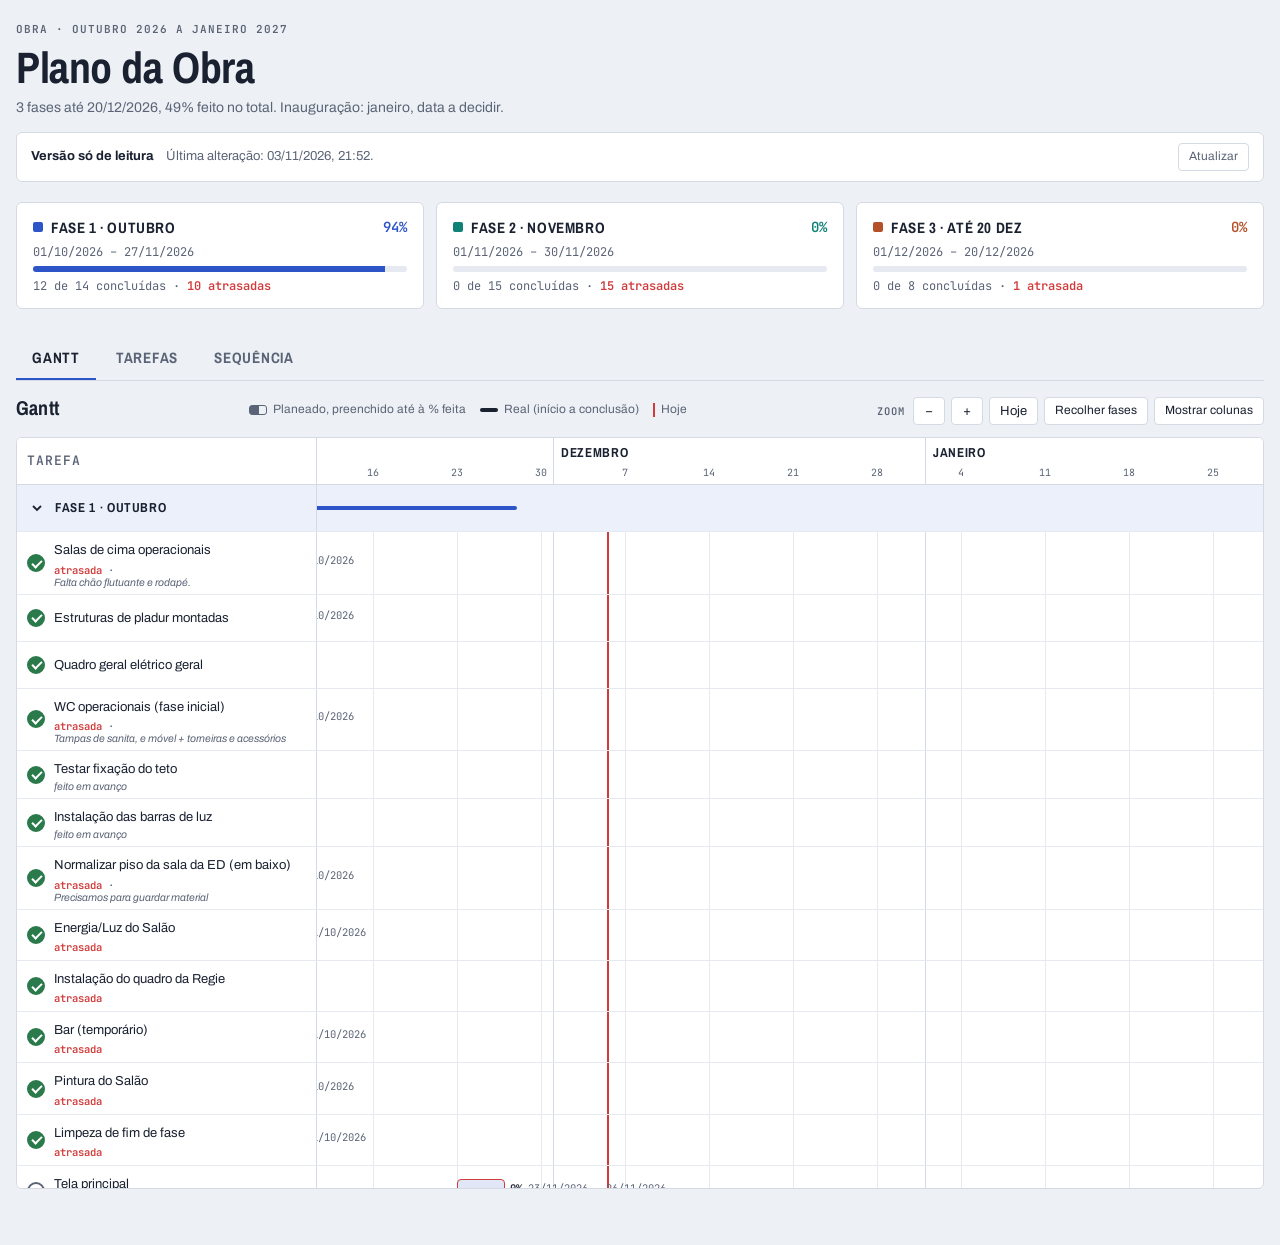
<file: index.html>
<!doctype html>
<html lang="pt">
<head>
<meta charset="utf-8">
<meta name="viewport" content="width=device-width,initial-scale=1,viewport-fit=cover">
<title>Plano da Obra</title>
<link rel="stylesheet" href="https://fonts.googleapis.com/css2?family=Archivo:wght@400;500;600;700&family=Archivo+Narrow:wght@500;600;700&family=JetBrains+Mono:wght@400;500;600&display=swap">
<script>document.write('<link rel="stylesheet" href="style.css?t='+Date.now()+'">')</script>
<style>
:root{padding-top:env(safe-area-inset-top,0px);padding-bottom:env(safe-area-inset-bottom,0px)}body{margin:0}
/* Página pública: só leitura */
.btn.add,.btn.del,.g-add,.hint{display:none!important}
.st{pointer-events:none}
.in::placeholder{color:transparent}
.cal,.dpick,.btn.dup{display:none!important}
.dfield .dtxt{padding-right:4px}
textarea.in.notes:disabled{resize:none}
.in:disabled,.gd:disabled{opacity:1;color:var(--ink);-webkit-text-fill-color:var(--ink);cursor:default;border-color:transparent}
.gd::-webkit-calendar-picker-indicator,.in::-webkit-calendar-picker-indicator{display:none}
.ro{display:flex;flex-wrap:wrap;gap:4px 12px;align-items:baseline;margin-top:14px;padding:10px 14px;border:1px solid var(--line);border-radius:6px;background:var(--surface);font-size:13px;color:var(--muted)}
.ro b{color:var(--ink)}
.ro .rf{margin-left:auto;padding:4px 10px;font-size:12px}
.msg{max-width:1320px;margin:40px auto;color:var(--muted)}
</style>
</head>
<body>
<div id="app"><p class="msg">A carregar o plano…</p></div>
<script>
(function(){
  var app=document.getElementById('app');
  function when(iso){try{return new Date(iso).toLocaleString('pt-PT',{timeZone:'Europe/Lisbon',day:'2-digit',month:'2-digit',year:'numeric',hour:'2-digit',minute:'2-digit'})}catch(e){return ''}}
  function lock(){
    app.querySelectorAll('input,select,textarea,button:not(.rf):not(.tab):not(.zm):not(.cols):not(.coll):not(.collall)').forEach(function(e){e.disabled=true;e.tabIndex=-1});
    var lede=app.querySelector('header .lede');
    if(lede&&!app.querySelector('.ro')){var d=document.createElement('div');d.className='ro';
      var u=window.PLANO.data.updatedAt;
      d.innerHTML='<b>Versão só de leitura</b><span>'+(u?'Última alteração: '+when(u)+'.':'')+'</span><button class="btn rf" type="button">Atualizar</button>';lede.after(d);
      d.querySelector('.rf').onclick=refresh}
  }
  function refresh(){var b=app.querySelector('.rf');if(b)b.textContent='A atualizar…';
    direct().catch(pages).then(function(d){window.PLANO.data=d;window.PLANO.rerender(d)},function(){if(b)b.textContent='Tente outra vez'})}
  window.PLANO={readOnly:true,message:'Só leitura'};
  // Lê os dados diretamente do repositório (atualizado no momento em que o admin grava).
  // Se falhar (ex.: limite de pedidos do GitHub), usa a cópia publicada pelo GitHub Pages.
  function direct(){return fetch('https://api.github.com/repos/cclx-pt/plano-obramoitabarreiro/contents/data.json?ref=main&t='+Date.now(),
      {cache:'no-store',headers:{'Accept':'application/vnd.github.raw+json'}})
    .then(function(r){if(!r.ok)throw new Error(r.status);return r.json()})}
  function pages(){return fetch('data.json?t='+Date.now(),{cache:'no-store'})
    .then(function(r){if(!r.ok)throw new Error(r.status);return r.json()})}
  direct().catch(pages)
    .then(function(d){
      window.PLANO.data=d;
      var s=document.createElement('script');s.src='app.js?t='+Date.now();
      s.onload=function(){lock();new MutationObserver(lock).observe(app,{childList:true})};
      document.body.appendChild(s);
    })
    .catch(function(){app.innerHTML='<p class="msg">Não foi possível carregar o plano. Recarregue a página dentro de alguns segundos.</p>'});
})();
</script>
</body>
</html>
</file>
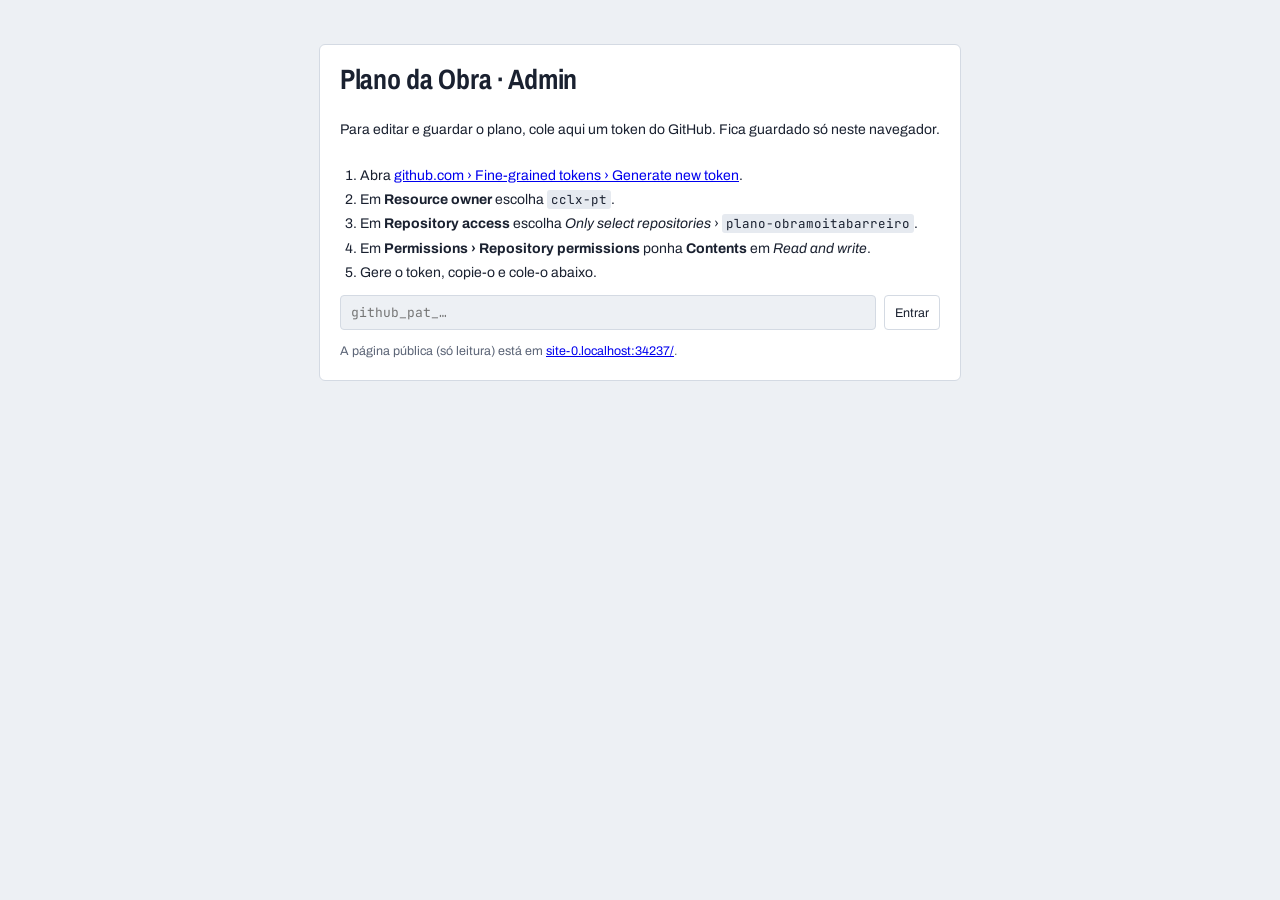
<file: admin.html>
<!doctype html>
<html lang="pt">
<head>
<meta charset="utf-8">
<meta name="viewport" content="width=device-width,initial-scale=1,viewport-fit=cover">
<meta name="robots" content="noindex">
<title>Plano da Obra · Admin</title>
<link rel="stylesheet" href="https://fonts.googleapis.com/css2?family=Archivo:wght@400;500;600;700&family=Archivo+Narrow:wght@500;600;700&family=JetBrains+Mono:wght@400;500;600&display=swap">
<script>document.write('<link rel="stylesheet" href="style.css?t='+Date.now()+'">')</script>
<style>
:root{padding-top:env(safe-area-inset-top,0px);padding-bottom:env(safe-area-inset-bottom,0px)}body{margin:0}
.adminbar{max-width:1320px;margin:0 auto 20px;display:flex;flex-wrap:wrap;align-items:center;gap:8px 14px;padding:10px 14px;border:1px solid var(--line);border-radius:6px;background:var(--surface);font-size:13px}
.adminbar b{font:700 12px var(--f-mono);letter-spacing:.08em;text-transform:uppercase;color:var(--p1)}
.adminbar .sp{flex:1}
.adminbar a{color:var(--p1)}
.setup{max-width:640px;margin:20px auto;background:var(--surface);border:1px solid var(--line);border-radius:6px;padding:20px;display:grid;gap:12px}
.setup h1{font-size:28px;margin:0}
.setup ol{margin:0;padding-left:20px;display:grid;gap:4px;color:var(--ink)}
.setup code{font:12.5px var(--f-mono);background:var(--soft);padding:1px 4px;border-radius:3px}
.setup .row{display:flex;gap:8px;flex-wrap:wrap}
.setup input{flex:1 1 260px;min-width:0;border:1px solid var(--line);border-radius:4px;padding:8px 10px;background:var(--bg);font:13px var(--f-mono)}
.err{color:var(--today);font-weight:600;margin:0}
.msg{max-width:1320px;margin:40px auto;color:var(--muted)}
</style>
</head>
<body>
<div id="bar"></div>
<div id="app"><p class="msg">A carregar…</p></div>
<script>
(function(){
  var REPO='cclx-pt/plano-obramoitabarreiro',FILE='data.json',BRANCH='main';
  var API='https://api.github.com/repos/'+REPO+'/contents/'+FILE;
  var KEY='plano-obra-token';
  var app=document.getElementById('app'),bar=document.getElementById('bar');
  var sha=null,queue=Promise.resolve(),loaded=false;
  function getTok(){try{return localStorage.getItem(KEY)||''}catch(e){return ''}}
  function setTok(t){try{t?localStorage.setItem(KEY,t):localStorage.removeItem(KEY)}catch(e){}}
  function esc(s){return String(s).replace(/[&<>"]/g,function(c){return {'&':'&amp;','<':'&lt;','>':'&gt;','"':'&quot;'}[c]})}
  function b64enc(str){return btoa(unescape(encodeURIComponent(str)))}
  function b64dec(b){return decodeURIComponent(escape(atob(b.replace(/\n/g,''))))}
  function gh(method,body){
    return fetch(API+(method==='GET'?'?ref='+BRANCH+'&t='+Date.now():''),{method:method,cache:'no-store',
      headers:{'Authorization':'Bearer '+getTok(),'Accept':'application/vnd.github+json','X-GitHub-Api-Version':'2022-11-28'},
      body:body?JSON.stringify(body):undefined});
  }
  function why(r){
    if(r.status===401)return 'O token não é válido ou expirou. Crie um novo e cole-o abaixo.';
    if(r.status===403||r.status===404)return 'O token não tem acesso ao repositório '+REPO+' (precisa de “Contents: Read and write”).';
    return 'O GitHub respondeu com erro '+r.status+'. Tente outra vez.';
  }
  function setup(err){
    bar.innerHTML='';
    app.innerHTML='<div class="setup"><h1>Plano da Obra · Admin</h1>'+
      (err?'<p class="err">'+esc(err)+'</p>':'')+
      '<p>Para editar e guardar o plano, cole aqui um token do GitHub. Fica guardado só neste navegador.</p>'+
      '<ol><li>Abra <a href="https://github.com/settings/personal-access-tokens/new" target="_blank" rel="noopener">github.com › Fine-grained tokens › Generate new token</a>.</li>'+
      '<li>Em <b>Resource owner</b> escolha <code>cclx-pt</code>.</li>'+
      '<li>Em <b>Repository access</b> escolha <i>Only select repositories</i> › <code>plano-obramoitabarreiro</code>.</li>'+
      '<li>Em <b>Permissions › Repository permissions</b> ponha <b>Contents</b> em <i>Read and write</i>.</li>'+
      '<li>Gere o token, copie-o e cole-o abaixo.</li></ol>'+
      '<div class="row"><input id="tok" type="password" autocomplete="off" placeholder="github_pat_…" aria-label="Token do GitHub"><button class="btn" id="tokSave">Entrar</button></div>'+
      '<p class="hint">A página pública (só leitura) está em <a href="./">'+location.host+location.pathname.replace(/admin\.html$/,'')+'</a>.</p></div>';
    document.getElementById('tokSave').onclick=function(){var v=document.getElementById('tok').value.trim();if(!v)return;setTok(v);load()};
    document.getElementById('tok').onkeydown=function(e){if(e.key==='Enter')document.getElementById('tokSave').click()};
  }
  function drawBar(){
    var t=getTok();
    bar.innerHTML='<div class="adminbar"><b>Modo admin</b><span>As alterações são gravadas no GitHub e aparecem na página pública cerca de 1 minuto depois.</span><span class="sp"></span>'+
      '<button class="btn" id="sync">Sincronizar agora</button><span id="syncmsg" class="save"></span><a href="./" target="_blank" rel="noopener">Ver página pública</a><button class="btn" id="logout">Sair (token …'+esc(t.slice(-4))+')</button></div>';
    document.getElementById('logout').onclick=function(){setTok('');location.reload()};
    document.getElementById('sync').onclick=syncNow;
  }
  function fetchData(){
    return gh('GET').then(function(r){if(!r.ok)throw {setup:why(r)};return r.json()})
      .then(function(j){sha=j.sha;return JSON.parse(b64dec(j.content))});
  }
  function save(S){
    var job=queue.then(function(){
      S.updatedAt=new Date().toISOString().replace(/\.\d+Z$/,'Z');
      return gh('PUT',{message:'Atualização do plano (admin)',content:b64enc(JSON.stringify(S,null,1)+'\n'),sha:sha,branch:BRANCH});
    }).then(function(r){
      if(r.ok)return r.json().then(function(j){sha=j.content.sha;return 'Guardado no GitHub'});
      if(r.status===409||r.status===422)return fetchData().then(function(d){window.PLANO.rerender(d);
        throw new Error('Outra alteração foi gravada entretanto. O plano foi recarregado; repita a sua última alteração.')});
      throw new Error(why(r));
    });
    queue=job.catch(function(){});
    return job;
  }
  // Grava já o que estiver pendente e recarrega a versão mais recente do GitHub.
  function syncNow(){
    var b=document.getElementById('sync'),m=document.getElementById('syncmsg');
    if(!window.PLANO||!window.PLANO.flush)return;
    b.disabled=true;m.textContent='A sincronizar…';
    window.PLANO.flush()
      .then(function(){return queue})
      .then(fetchData)
      .then(function(d){window.PLANO.rerender(d);window.PLANO.status('Sincronizado com o GitHub');
        m.textContent='Sincronizado às '+new Date().toLocaleTimeString('pt-PT',{hour:'2-digit',minute:'2-digit'})})
      .catch(function(e){m.textContent=e&&e.message?e.message:(e&&e.setup?e.setup:'Não foi possível sincronizar. Tente outra vez.')})
      .then(function(){b.disabled=false});
  }
  window.addEventListener('beforeunload',function(e){if(window.PLANO&&window.PLANO.pending&&window.PLANO.pending()){e.preventDefault();e.returnValue=''}});
  function load(){
    if(!getTok()){setup();return}
    app.innerHTML='<p class="msg">A carregar do GitHub…</p>';
    fetchData().then(function(d){
      drawBar();
      if(loaded){window.PLANO.rerender(d);return}
      window.PLANO={readOnly:false,message:'As alterações são gravadas no GitHub automaticamente.',data:d,save:save};
      var s=document.createElement('script');s.src='app.js?t='+Date.now();document.body.appendChild(s);loaded=true;
    },function(e){setup(e&&e.setup?e.setup:'Não foi possível ligar ao GitHub. Verifique a ligação e tente outra vez.')});
  }
  load();
})();
</script>
</body>
</html>
</file>
<file: style.css>
/* Layout: summary band of three phases, then one wide Gantt (sticky task column, scrolling timeline), then sequence checks, then the editable plan table. */
:root{
  --bg:#EDF0F4;--surface:#FFFFFF;--ink:#1A2130;--muted:#5B6476;--line:#D4DAE3;--soft:#E6EAF0;
  --p1:#2D55C8;--p2:#0E8277;--p3:#B4512A;--ok:#2B7A4B;--warn:#A0650F;--today:#D23B3B;
  --f-display:"Archivo Narrow","Arial Narrow",system-ui,sans-serif;
  --f-body:"Archivo",system-ui,-apple-system,"Segoe UI",sans-serif;
  --f-mono:"JetBrains Mono",ui-monospace,Menlo,Consolas,monospace;
  --lw:250px;
}
@media (prefers-color-scheme: dark){:root:not([data-theme="light"]){
  --bg:#11141A;--surface:#191E27;--ink:#E6E9EF;--muted:#98A1B1;--line:#2C3340;--soft:#222935;
  --p1:#7193F2;--p2:#3CB6A7;--p3:#E38D62;--ok:#5DC28B;--warn:#E3B04B;--today:#FF6B6B;color-scheme:dark}}
:root[data-theme="dark"]{
  --bg:#11141A;--surface:#191E27;--ink:#E6E9EF;--muted:#98A1B1;--line:#2C3340;--soft:#222935;
  --p1:#7193F2;--p2:#3CB6A7;--p3:#E38D62;--ok:#5DC28B;--warn:#E3B04B;--today:#FF6B6B;color-scheme:dark}
@media (max-width:640px){:root{--lw:150px}}
body{background:var(--bg);color:var(--ink);font-family:var(--f-body);font-size:14px;line-height:1.45;
  padding-left:max(16px,env(safe-area-inset-left,0px));padding-right:max(16px,env(safe-area-inset-right,0px));padding-block:24px 56px}
#app{max-width:1320px;margin:0 auto;display:flex;flex-direction:column;gap:28px}
button,input,select{font:inherit;color:inherit}
:focus-visible{outline:2px solid var(--p1);outline-offset:2px}
.eyebrow{font:600 11px/1 var(--f-mono);letter-spacing:.09em;text-transform:uppercase;color:var(--muted)}
h1{font:700 clamp(30px,5vw,44px)/1.02 var(--f-display);margin:10px 0 8px;letter-spacing:-.01em;text-wrap:balance}
h2{font:700 20px/1.1 var(--f-display);margin:0;letter-spacing:.01em;text-wrap:balance}
.lede{margin:0;color:var(--muted);max-width:62ch}
.phases{display:grid;grid-template-columns:repeat(auto-fit,minmax(220px,1fr));gap:12px;margin-top:20px}
.ph{background:var(--surface);border:1px solid var(--line);border-radius:6px;padding:14px 16px;display:grid;gap:6px;min-width:0}
.ph-name{display:flex;align-items:center;gap:8px;font:700 15px var(--f-display);text-transform:uppercase;letter-spacing:.04em}
.ph-name i{width:10px;height:10px;background:var(--pc);border-radius:2px;flex:none}
.ph-dates,.ph-count{font:12px var(--f-mono);color:var(--muted);font-variant-numeric:tabular-nums}
.ph-bar{height:6px;background:var(--soft);border-radius:3px;overflow:hidden}
.ph-bar span{display:block;height:100%;background:var(--pc)}
.save{font:12px var(--f-mono);color:var(--muted)}
.sec{display:flex;flex-direction:column;gap:12px}
.sec-head{display:flex;flex-wrap:wrap;align-items:baseline;justify-content:space-between;gap:8px 16px}
.legend{display:flex;flex-wrap:wrap;gap:6px 14px;font-size:12px;color:var(--muted)}
.legend span{display:inline-flex;align-items:center;gap:6px}
.lg{width:18px;height:10px;border-radius:3px;border:1.5px solid var(--muted);box-sizing:border-box}
.lg.l-curso{background:repeating-linear-gradient(135deg,var(--muted) 0 3px,transparent 3px 6px)}
.lg.l-feito{background:var(--muted)}
.lg.l-hoje{width:2px;height:14px;border:0;background:var(--today);border-radius:0}
.hint{font-size:12.5px;color:var(--muted);margin:0}
/* Gantt */
.gantt{background:var(--surface);border:1px solid var(--line);border-radius:6px;overflow-x:auto}
.gi{position:relative}
.g-head,.g-row{display:flex}
.g-left{position:sticky;left:0;z-index:3;flex:0 0 var(--lw);width:var(--lw);box-sizing:border-box;background:var(--surface);
  border-right:1px solid var(--line);display:flex;align-items:center;gap:8px;padding:6px 10px;min-width:0}
.g-head .g-left{font:600 10.5px var(--f-mono);text-transform:uppercase;letter-spacing:.09em;color:var(--muted);border-bottom:1px solid var(--line)}
.g-scale{position:relative;flex:1 0 auto;height:46px;border-bottom:1px solid var(--line)}
.m-lbl{position:absolute;top:0;height:100%;box-sizing:border-box;border-left:1px solid var(--line);padding:6px 0 0 7px;
  font:700 13px var(--f-display);text-transform:uppercase;letter-spacing:.05em}
.w-lbl{position:absolute;bottom:5px;font:10px var(--f-mono);color:var(--muted);transform:translateX(-50%);font-variant-numeric:tabular-nums}
.g-body{position:relative}
.g-overlay{position:absolute;top:0;bottom:0;left:var(--lw);pointer-events:none;z-index:0}
.wl{position:absolute;top:0;bottom:0;width:1px;background:var(--soft)}
.ml{position:absolute;top:0;bottom:0;width:1px;background:var(--line)}
.jan{position:absolute;top:0;bottom:0;background:repeating-linear-gradient(135deg,transparent 0 6px,var(--soft) 6px 7px)}
.today{position:absolute;top:0;bottom:0;width:2px;background:var(--today);z-index:4}
.today b{position:absolute;top:2px;left:5px;font:600 10px var(--f-mono);color:var(--today);text-transform:uppercase;letter-spacing:.06em;white-space:nowrap}
.g-row{position:relative;z-index:1;border-bottom:1px solid var(--soft);min-height:36px}
.g-track{position:relative;flex:1 0 auto}
.g-name{font-size:13px;line-height:1.25;min-width:0;overflow-wrap:anywhere}
.g-name small{display:block;font:10.5px var(--f-mono);color:var(--muted)}
.g-phase .g-left,.g-phase{background:color-mix(in srgb,var(--pc) 9%,var(--surface))}
.g-phase .g-left{font:700 13px var(--f-display);text-transform:uppercase;letter-spacing:.05em}
.g-span{position:absolute;top:50%;height:4px;margin-top:-2px;background:var(--pc);border-radius:2px}
.bar{position:absolute;top:50%;height:16px;margin-top:-8px;box-sizing:border-box;border-radius:4px;border:1.5px solid var(--pc);
  background:color-mix(in srgb,var(--pc) 14%,var(--surface))}
.b-em-curso{background:repeating-linear-gradient(135deg,color-mix(in srgb,var(--pc) 60%,var(--surface)) 0 4px,color-mix(in srgb,var(--pc) 18%,var(--surface)) 4px 8px)}
.b-feito{background:var(--pc)}
.bar-d{position:absolute;left:100%;top:50%;transform:translateY(-50%);margin-left:6px;font:10.5px var(--f-mono);color:var(--muted);white-space:nowrap;font-variant-numeric:tabular-nums}
.ms-band{position:absolute;top:50%;height:16px;margin-top:-8px;border:1.5px dashed var(--ink);border-radius:4px;box-sizing:border-box}
.ms-band span{position:absolute;left:8px;top:50%;transform:translateY(-50%);font:600 10.5px var(--f-mono);white-space:nowrap}
.st{flex:none;width:18px;height:18px;border-radius:50%;border:2px solid var(--muted);background:transparent;padding:0;cursor:pointer;position:relative}
.st-em-curso{border-color:var(--warn);background:linear-gradient(90deg,var(--warn) 50%,transparent 50%)}
.st-feito{border-color:var(--ok);background:var(--ok)}
.st-feito::after{content:"";position:absolute;left:5px;top:1.5px;width:4px;height:8px;border:solid var(--surface);border-width:0 2px 2px 0;transform:rotate(45deg)}
/* Sequence */
.checks{list-style:none;margin:0;padding:0;display:grid;grid-template-columns:repeat(auto-fit,minmax(300px,1fr));gap:8px}
.checks li{display:flex;gap:10px;align-items:flex-start;background:var(--surface);border:1px solid var(--line);border-radius:6px;padding:10px 12px;min-width:0}
.checks li.bad{border-color:var(--warn);background:color-mix(in srgb,var(--warn) 9%,var(--surface))}
.ck{flex:none;font:700 11px/18px var(--f-mono);width:18px;height:18px;text-align:center;border-radius:50%;color:var(--surface);background:var(--ok)}
.bad .ck{background:var(--warn)}
.checks p{margin:0;font-size:13px;min-width:0}
.checks p small{display:block;color:var(--muted);font:11px var(--f-mono);margin-top:2px}
/* Plan table */
.plan{background:var(--surface);border:1px solid var(--line);border-radius:6px;overflow-x:auto}
table{border-collapse:collapse;width:100%;min-width:680px}
th{font:600 10.5px var(--f-mono);text-transform:uppercase;letter-spacing:.09em;color:var(--muted);text-align:left;padding:10px 10px;border-bottom:1px solid var(--line)}
td{padding:5px 10px;border-bottom:1px solid var(--soft);vertical-align:middle}
tr.ph-row td{background:color-mix(in srgb,var(--pc) 9%,var(--surface));font:700 13px var(--f-display);text-transform:uppercase;letter-spacing:.05em;padding-block:9px}
tr.ph-row td i{display:inline-block;width:10px;height:10px;background:var(--pc);border-radius:2px;margin-right:8px}
.in{width:100%;box-sizing:border-box;border:1px solid transparent;background:transparent;border-radius:4px;padding:6px 8px}
.in:hover{border-color:var(--line)}
.in:focus{border-color:var(--p1);background:var(--bg);outline:none}
input[type=date].in{font:12.5px var(--f-mono);font-variant-numeric:tabular-nums;min-width:132px}
select.in{min-width:110px;cursor:pointer}
.days{font:12px var(--f-mono);color:var(--muted);text-align:right;white-space:nowrap;font-variant-numeric:tabular-nums}
.btn{border:1px solid var(--line);background:var(--surface);border-radius:4px;padding:6px 10px;cursor:pointer;font-size:12.5px}
.btn:hover{border-color:var(--muted)}
.btn.add{color:var(--pc);border-style:dashed;border-color:color-mix(in srgb,var(--pc) 50%,var(--line))}
.btn.del{color:var(--muted);padding:4px 8px}
.btn.del.arm{color:var(--surface);background:var(--today);border-color:var(--today)}

/* v2: % feita e datas reais */
.g-row{min-height:42px}
.bar{margin-top:-11px}
.bar .fill{position:absolute;left:0;top:0;bottom:0;background:var(--pc);border-radius:2px 0 0 2px}
.b-late{border-color:var(--today)}
.bar-d b{color:var(--ink);font-weight:600}
.real{position:absolute;top:50%;margin-top:8px;height:4px;background:var(--ink);border-radius:2px}
.real.open{background:repeating-linear-gradient(90deg,var(--ink) 0 6px,transparent 6px 9px)}
.late-t{color:var(--today);font-weight:600}
.ph-pct{margin-left:auto;font:600 14px var(--f-mono);color:var(--pc);letter-spacing:0}
.lg.l-plan{border-color:var(--muted);background:linear-gradient(90deg,var(--muted) 55%,transparent 55%)}
.lg.l-real{height:4px;border:0;background:var(--ink);border-radius:2px}
table{min-width:1000px}
th.c-name{width:32%}
th.grp{text-align:center;border-bottom:1px solid var(--line);padding-bottom:6px}
tr.sub th{padding-top:6px}
.real-c{background:color-mix(in srgb,var(--ink) 3%,var(--surface))}
.in.is-late{color:var(--today);font-weight:600}
.pct{display:grid;grid-template-columns:68px auto;align-items:center;gap:3px 4px;min-width:96px}
.pct input.in{font:12.5px var(--f-mono);text-align:right;font-variant-numeric:tabular-nums}
.pct span{font:12px var(--f-mono);color:var(--muted)}
.pct i{grid-column:1/-1;height:3px;border-radius:2px;background:linear-gradient(90deg,var(--pc) var(--w),var(--soft) var(--w))}
/* v3: colunas de início e fim no Gantt */
:root{--lw:420px}
@media (max-width:640px){:root{--lw:150px}}
.g-left .g-name{flex:1 1 auto}
.g-dt{flex:0 0 64px;text-align:right;font:11.5px/1.25 var(--f-mono);font-variant-numeric:tabular-nums;color:var(--ink);white-space:nowrap}
.g-dt small{display:block;font-size:10px;color:var(--muted)}
.g-dt small.lt{color:var(--today);font-weight:600}
.g-head .g-dt{font:600 10.5px var(--f-mono);color:var(--muted);letter-spacing:.09em}
.g-phase .g-dt{font-weight:600;text-transform:none;letter-spacing:0}
@media (max-width:640px){.g-dt{display:none}}
/* v4: datas editáveis no Gantt */
:root{--lw:520px}
@media (max-width:640px){:root{--lw:150px}}
.g-dt{flex-basis:118px}
.gd{width:100%;box-sizing:border-box;font:11.5px var(--f-mono);font-variant-numeric:tabular-nums;color:var(--ink);background:transparent;border:1px solid transparent;border-radius:4px;padding:3px 4px;cursor:pointer}
.gd:hover{border-color:var(--line)}
.gd:focus{border-color:var(--p1);background:var(--bg);outline:none}
.g-ed small{padding-right:5px}
/* v5: % editável no Gantt */
:root{--lw:590px}
@media (max-width:640px){:root{--lw:150px}}
.g-dt.g-pc{flex-basis:62px}
.gp{text-align:right;cursor:text}
/* v6: responsável, nome editável, adicionar tarefas no Gantt */
:root{--lw:720px}
@media (max-width:640px){:root{--lw:170px}}
.g-dt.g-ow{flex-basis:130px;text-align:left}
.go,.gn{cursor:text}
.gn{font:13px/1.25 var(--f-body);padding:3px 5px;margin-left:-5px;width:calc(100% + 5px)}
.g-name small{padding-left:1px}
.g-add{min-height:38px}
.g-add .g-left{background:var(--surface)}
.g-add .btn{padding:4px 10px;font-size:12px}
@media (max-width:640px){.g-add .btn{white-space:nowrap}}
table{min-width:1140px}

/* Anotações */
table{min-width:1400px}
th.c-notes{width:260px}
td.c-notes{min-width:220px}
textarea.in.notes{display:block;resize:vertical;min-height:32px;font:13px/1.35 var(--f-body);field-sizing:content;max-height:9em}
.g-note{display:block;max-width:100%;overflow:hidden;text-overflow:ellipsis;white-space:nowrap;font-family:var(--f-body);font-style:italic}

/* Mover tarefas entre fases */
table{min-width:1520px}
th.c-phase{width:110px}
td.c-phase select.in{min-width:96px;font-weight:600;color:var(--pc)}
tr.moved td{animation:moved 1.6s ease-out}
@keyframes moved{0%,40%{background:color-mix(in srgb,var(--pc) 18%,var(--surface))}100%{background:transparent}}
@media (prefers-reduced-motion:reduce){tr.moved td{animation:none}}

/* Data real de conclusão no Gantt */
:root{--lw:840px}
@media (max-width:640px){:root{--lw:170px}}
.g-row:not(.g-phase) .g-dt.g-re{background:color-mix(in srgb,var(--ink) 3%,transparent);border-radius:4px}
.g-dt.g-re.lt .gd{color:var(--today);font-weight:600;-webkit-text-fill-color:var(--today)}
.g-head .g-dt.g-re{background:none}

/* Datas dd/mm/aaaa com calendário */
.dfield{position:relative;display:flex;align-items:center;min-width:0}
.dfield .dtxt{flex:1 1 auto;min-width:0;font-family:var(--f-mono);font-variant-numeric:tabular-nums;padding-right:24px}
.in.dtxt{min-width:122px;font-size:12.5px}
.gd.dtxt{font-size:11.5px}
.dfield .cal{position:absolute;right:5px;top:50%;width:13px;height:13px;margin-top:-6.5px;pointer-events:none;opacity:.55;
  background:currentColor;-webkit-mask:url("data:image/svg+xml,%3Csvg xmlns='http://www.w3.org/2000/svg' viewBox='0 0 16 16'%3E%3Cpath d='M4 0h2v2h4V0h2v2h3v14H1V2h3zM3 6v8h10V6z'/%3E%3C/svg%3E") center/contain no-repeat;mask:url("data:image/svg+xml,%3Csvg xmlns='http://www.w3.org/2000/svg' viewBox='0 0 16 16'%3E%3Cpath d='M4 0h2v2h4V0h2v2h3v14H1V2h3zM3 6v8h10V6z'/%3E%3C/svg%3E") center/contain no-repeat}
.dfield .dpick{position:absolute;right:0;top:0;bottom:0;width:22px;opacity:0;padding:0;border:0;margin:0;cursor:pointer;color-scheme:inherit}
.dfield .dpick::-webkit-calendar-picker-indicator{position:absolute;inset:0;width:auto;height:auto;margin:0;cursor:pointer}
.dfield:hover .cal{opacity:.9}
.g-dt{flex-basis:124px}
/* Fase no Gantt */
:root{--lw:1010px}
@media (max-width:640px){:root{--lw:170px}}
.g-dt.g-fs{flex-basis:84px;text-align:left}
.gsel{cursor:pointer;font-weight:600;color:var(--pc);-webkit-text-fill-color:var(--pc)}
.g-row.moved .g-left{animation:moved 1.6s ease-out}
@media (prefers-reduced-motion:reduce){.g-row.moved .g-left{animation:none}}

/* Área, apagar no Gantt, ocultar colunas */
:root{--lw:1150px}
@media (max-width:640px){:root{--lw:170px}}
.gantt.no-cols .g-dt{display:none}
.g-dt.g-ar{flex-basis:110px;text-align:left}
.g-dt.g-del{flex-basis:30px;position:relative;text-align:right}
.g-del .btn.del{padding:2px 7px}
.g-del .btn.del.arm{position:absolute;right:0;top:50%;transform:translateY(-50%);white-space:nowrap;z-index:5}
.btn.cols{font-size:12px;padding:4px 10px}
th.c-area{width:130px}
table{min-width:1640px}
td.c-area .in{min-width:120px}
td .in[data-f="owner"]{min-width:140px}
td.c-phase select.in{min-width:100px}

/* Nome fixo à esquerda; colunas de edição deslocam-se com o calendário */
:root{--nw:300px;--cw:878px}
@media (max-width:640px){:root{--nw:170px;--cw:0px}}
.gantt{--lw:calc(var(--nw) + var(--cw))}
.gantt.no-cols{--cw:0px}
.g-left{flex:0 0 var(--nw);width:var(--nw)}
.g-cols{flex:0 0 var(--cw);width:var(--cw);box-sizing:border-box;display:flex;align-items:center;gap:8px;padding:6px 10px;border-right:1px solid var(--line);background:var(--surface);min-width:0}
.g-head .g-cols{border-bottom:1px solid var(--line)}
.g-phase .g-cols{background:color-mix(in srgb,var(--pc) 9%,var(--surface))}
.gantt.no-cols .g-cols{display:none}
@media (max-width:640px){.g-cols{display:none}}
.g-cols .g-dt{flex-shrink:0}

.g-head .g-cols .g-dt{text-transform:uppercase}
/* Copiar tarefa */
:root{--cw:914px}
@media (max-width:640px){:root{--cw:0px}}
.g-dt.g-del{flex-basis:62px;display:flex;justify-content:flex-end;gap:4px}
td.c-act{white-space:nowrap}
td.c-act .btn{margin-left:4px}
.btn.dup{width:26px;height:24px;padding:0;position:relative;vertical-align:middle;color:var(--muted)}
.btn.dup::before{content:"";position:absolute;inset:0;margin:auto;width:13px;height:13px;background:currentColor;
  -webkit-mask:url("data:image/svg+xml,%3Csvg xmlns='http://www.w3.org/2000/svg' viewBox='0 0 16 16'%3E%3Cpath d='M5 0h11v11H5zM7 2v7h7V2zM0 5h3v2H2v7h7v-1h2v3H0z'/%3E%3C/svg%3E") center/contain no-repeat;
  mask:url("data:image/svg+xml,%3Csvg xmlns='http://www.w3.org/2000/svg' viewBox='0 0 16 16'%3E%3Cpath d='M5 0h11v11H5zM7 2v7h7V2zM0 5h3v2H2v7h7v-1h2v3H0z'/%3E%3C/svg%3E") center/contain no-repeat}
.btn.dup:hover{color:var(--ink)}

/* Separadores e Gantt grande */
#app{max-width:1840px}
.tabs{display:flex;gap:4px;border-bottom:1px solid var(--line);margin-bottom:-12px;overflow-x:auto}
.tab{appearance:none;border:0;background:none;padding:10px 16px;font:700 15px var(--f-display);text-transform:uppercase;letter-spacing:.05em;color:var(--muted);cursor:pointer;border-bottom:3px solid transparent;margin-bottom:-1px;white-space:nowrap}
.tab:hover{color:var(--ink)}
.tab.on{color:var(--ink);border-bottom-color:var(--p1)}
.g-tools{display:flex;align-items:center;gap:6px;flex-wrap:wrap}
.g-tools .zl{font:600 10.5px var(--f-mono);text-transform:uppercase;letter-spacing:.09em;color:var(--muted);margin-right:2px}
.btn.zm{min-width:32px;padding:4px 10px;font-size:13px}
.btn.zm:disabled{opacity:.4;cursor:default}
.pane-gantt .gantt{max-height:calc(100vh - 150px);min-height:480px;overflow:auto}
.pane-gantt .g-head{position:sticky;top:0;z-index:6;background:var(--surface)}
.pane-gantt .g-head .g-left{z-index:7}
.g-row{min-height:46px}
.bar{height:18px;margin-top:-12px}
.pane[hidden],[hidden]{display:none!important}
td .in[data-f="name"]{min-width:280px}

/* Mais cores de fase */
:root{--p4:#7A4FC2;--p5:#8A6D0B;--p6:#B23A7A}
@media (prefers-color-scheme: dark){:root:not([data-theme="light"]){--p4:#A98AF0;--p5:#D6B44A;--p6:#EE7DB6}}
:root[data-theme="dark"]{--p4:#A98AF0;--p5:#D6B44A;--p6:#EE7DB6}
/* Recolher fases */
.coll{flex:none;width:20px;height:20px;padding:0;border:0;border-radius:4px;background:transparent;cursor:pointer;position:relative;color:var(--ink)}
.coll:hover{background:color-mix(in srgb,var(--pc,var(--muted)) 18%,transparent)}
.coll::before{content:"";position:absolute;inset:0;margin:auto;width:10px;height:10px;background:currentColor;transition:transform .15s ease;
  -webkit-mask:url("data:image/svg+xml,%3Csvg xmlns='http://www.w3.org/2000/svg' viewBox='0 0 10 10'%3E%3Cpath d='M1 3l4 4 4-4' fill='none' stroke='black' stroke-width='1.8'/%3E%3C/svg%3E") center/contain no-repeat;
  mask:url("data:image/svg+xml,%3Csvg xmlns='http://www.w3.org/2000/svg' viewBox='0 0 10 10'%3E%3Cpath d='M1 3l4 4 4-4' fill='none' stroke='black' stroke-width='1.8'/%3E%3C/svg%3E") center/contain no-repeat}
.coll.shut::before{transform:rotate(-90deg)}
@media (prefers-reduced-motion:reduce){.coll::before{transition:none}}
.g-phase .g-name{display:flex;align-items:baseline;gap:8px;flex-wrap:wrap}
.ph-n{font:500 11px var(--f-mono);color:var(--muted);text-transform:none;letter-spacing:0}
.ph-cell{display:flex;align-items:center;gap:8px;flex-wrap:wrap}
.ph-cell i{flex:none}
tr.ph-row td i{margin-right:0}
.in.ph-name{width:auto;min-width:240px;max-width:420px;font:700 13px var(--f-display);text-transform:uppercase;letter-spacing:.05em;padding:4px 6px}
.ph-cell .btn.del{margin-left:8px;font:500 12px var(--f-body);text-transform:none;letter-spacing:0;padding:4px 10px}
.btn.collall{font-size:12px;padding:4px 10px}
.pane .sec-head h2+.btn.collall{margin-right:auto}
.btn.addph{color:var(--ink);border-style:dashed}
</file>
